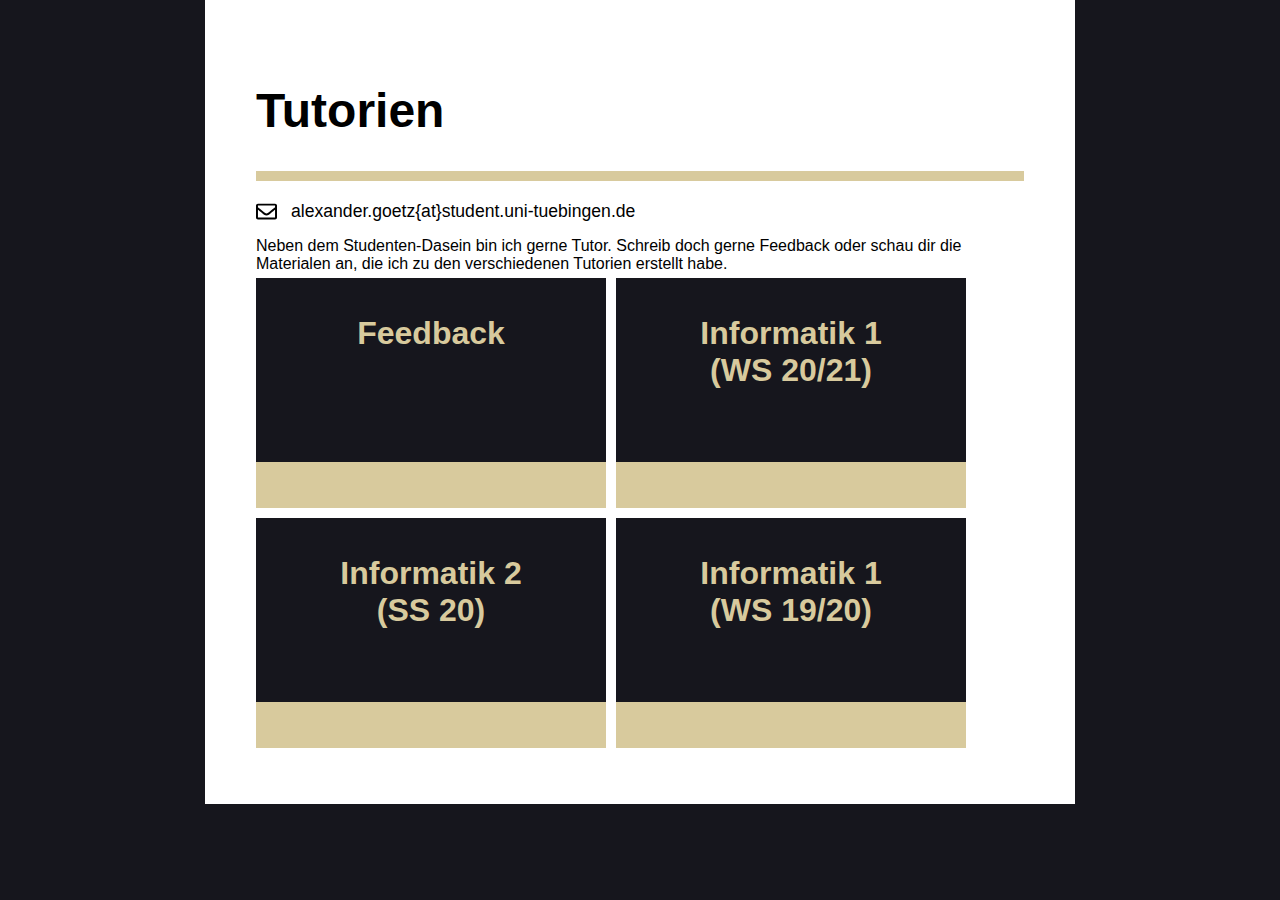
<file: tutor/index.html>
<!DOCTYPE html>
<html lang="de">

<head>
    <meta charset="UTF-8">
    <meta name="viewport" content="width=device-width, initial-scale=1.0">
    <link rel="stylesheet" href="style.css">
    <link rel="shortcut icon" type="image/x-icon" href="/favicon.ico">
    <title>Tutorien by Phi</title>
    <meta name="keywords" content="Feedback, Info 2, Info II, Informatik 2, Java, Eclipse, IDEA, Info 1, Info I, Informatik 1, Racket, DrRacket, Torsten Grust, Sebastian Otte, Ostermann, Uni Tübingen, Folien">
    <!-- Icons made by fontawesome.com under CC BY 4.0 License https://fontawesome.com/license/free -->
</head>

<body>
    <div class="bg-img"></div>
    <div class="content">
        <h1>Tutorien</h1>
        <div class="block"></div>
        <div class="social">
            <p class="icon email">alexander.goetz{at}student.&#8203;uni-tuebingen.de</p>
        </div>
        <div class="description">
            Neben dem Studenten-Dasein bin ich gerne Tutor. Schreib doch gerne Feedback oder schau dir die Materialen an, die ich zu den verschiedenen Tutorien erstellt habe.
        </div>
        <div class="container">
             <a href="feedback/">
                <div class="card">
                    <p>Feedback</p>
                </div>
            </a>
            <a href="info1/">
                <div class="card">
                    <p>Informatik 1<br>(WS 20/21)</p>
                </div>
            </a>
            <a href="info2/">
                <div class="card">
                    <p>Informatik 2<br>(SS 20)</p>
                </div>
            </a>
            <a href="info1-ws19/">
                <div class="card">
                    <p>Informatik 1<br>(WS 19/20)</p>
                </div>
            </a>
        </div>
    </div>
</body>

</html>
</file>
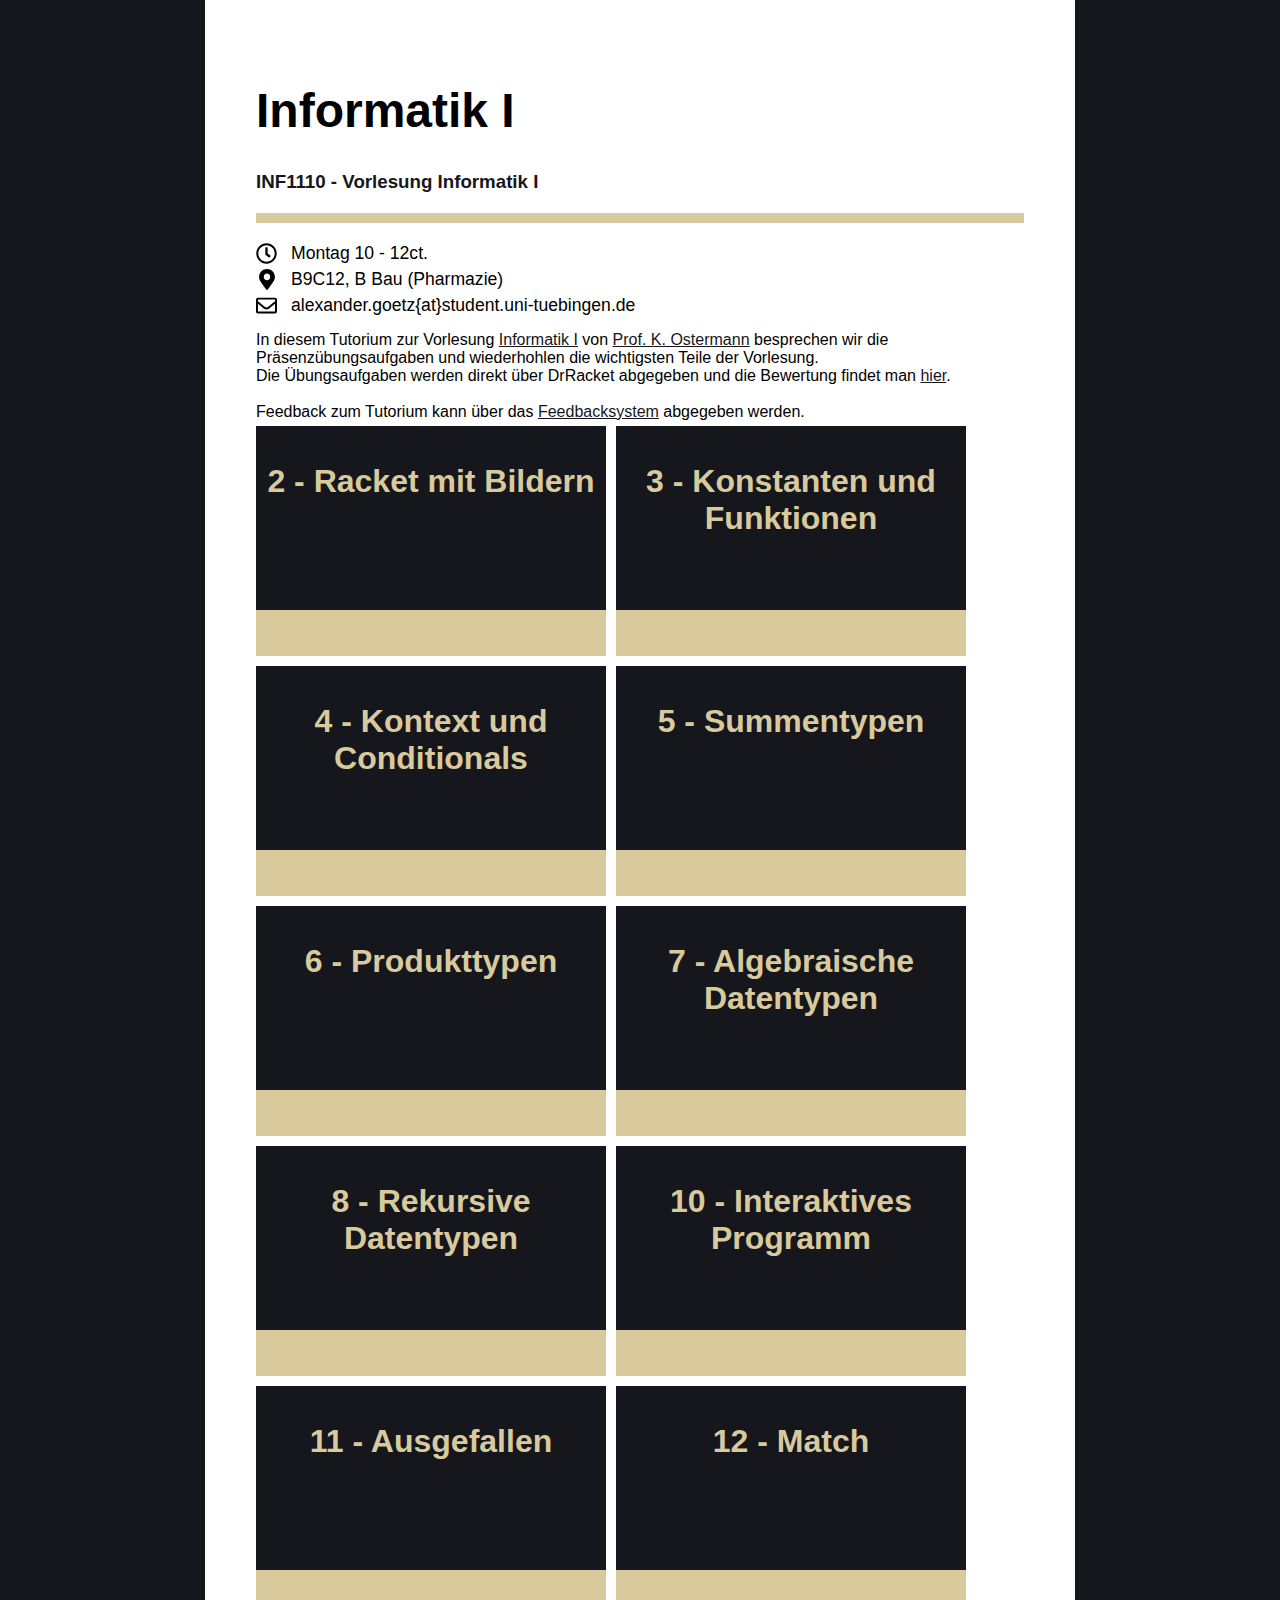
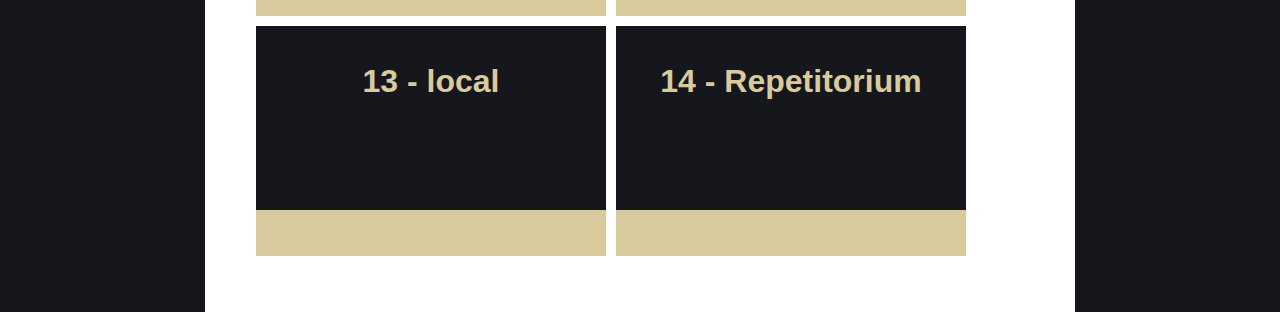
<file: tutor/info1-ws19/index.html>
<!DOCTYPE html>
<html lang="de">

<head>
    <meta charset="UTF-8">
    <meta name="viewport" content="width=device-width, initial-scale=1.0">
    <link rel="stylesheet" href="../style.css">
    <link rel="apple-touch-icon" sizes="180x180" href="/icons/apple-touch-icon.png">
    <link rel="icon" type="image/png" sizes="32x32" href="/icons/favicon-32x32.png">
    <link rel="icon" type="image/png" sizes="16x16" href="/icons/favicon-16x16.png">
    <link rel="manifest" href="/icons/site.webmanifest">
    <title>Info I - Phi</title>
    <meta name="keywords" content="Info 1, Info I, Informatik 1, Racket, DrRacket, Klaus Ostermann, Uni Tübingen, Folien">
    <!-- Icons made by fontawesome.com under CC BY 4.0 License https://fontawesome.com/license/free -->
</head>

<body>
    <div class="bg-img"></div>
    <div class="content">
        <h1>Informatik I</h1>
        <h3><a href="http://ps.informatik.uni-tuebingen.de/teaching/ws19/info1/">
            INF1110 - Vorlesung Informatik I</a></h3>
        <div class="block"></div>
        <div class="social">
            <p class="icon clock">Montag 10 - 12ct.</p>
            <p class="icon marker">B9C12, B Bau (Pharmazie)</p>
            <p class="icon email">alexander.goetz{at}student.&#8203;uni-tuebingen.de</p>
        </div>
        <div class="description">
            In diesem Tutorium zur Vorlesung 
            <a href=http://ps.informatik.uni-tuebingen.de/teaching/ws19/info1/">
            Informatik I</a> von 
            <a href="http://ps.informatik.uni-tuebingen.de/chair/">
                Prof. K. Ostermann</a>
            besprechen wir die Präsenzübungsaufgaben und wiederhohlen die wichtigsten Teile der Vorlesung.<br>
            
            Die Übungsaufgaben werden direkt über DrRacket abgegeben und die Bewertung findet man <a href="handin-ps.informatik.uni-tuebingen.de">hier</a>.<br><br>
            Feedback zum Tutorium kann über das <a href="/tutor/feedback">Feedbacksystem</a> abgegeben werden.<br>
            <!-- Die Lehrevaluation findet über das<a href="/eval">Eval-System</a> statt<br> -->
        </div>
        <!-- <div class="icon info">Zugriff auf die Folien ist nur über das UNI-Netzwerk möglich</div> -->
        <div class="container">
            <a href="https://teri.fsi.uni-tuebingen.de/info1-ws19/02.zip">
                <div class="card">
                    <p>2 - Racket mit Bildern</p>
                </div>
            </a>
            <a href="https://teri.fsi.uni-tuebingen.de/info1-ws19/03.zip">
                <div class="card">
                    <p>3 - Konstanten und Funktionen</p>
                </div>
            </a>
            <a href="https://teri.fsi.uni-tuebingen.de/info1-ws19/04.zip">
                <div class="card">
                    <p>4 - Kontext und Conditionals</p>
                </div>
            </a>
            <a href="https://teri.fsi.uni-tuebingen.de/info1-ws19/05.zip">
                <div class="card">
                    <p>5 - Summentypen</p>
                </div>
            </a>
            <a href="https://teri.fsi.uni-tuebingen.de/info1-ws19/06.zip">
                <div class="card">
                    <p>6 - Produkttypen</p>
                </div>
            </a>
            <a href="https://teri.fsi.uni-tuebingen.de/info1-ws19/07.zip">
                <div class="card">
                    <p>7 - Algebraische Datentypen</p>
                </div>
            </a>
            <a href="https://teri.fsi.uni-tuebingen.de/info1-ws19/08.zip">
                <div class="card">
                    <p>8 - Rekursive Datentypen</p>
                </div>
            </a>
            <a href="https://teri.fsi.uni-tuebingen.de/info1-ws19/10.zip">
                <div class="card">
                    <p>10 - Interaktives Programm</p>
                </div>
            </a>
            <a href=".">
                <div class="card">
                    <p>11 - Ausgefallen</p>
                </div>
            </a>
            <a href="https://teri.fsi.uni-tuebingen.de/info1-ws19/12.zip">
                <div class="card">
                    <p>12 - Match</p>
                </div>
            </a>
            <a href="https://teri.fsi.uni-tuebingen.de/info1-ws19/13.zip">
                <div class="card">
                    <p>13 - local</p>
                </div>
            </a>
            <a href="https://teri.fsi.uni-tuebingen.de/info1-ws19/14.zip">
                <div class="card">
                    <p>14 - Repetitorium</p>
                </div>
            </a>
        </div>
    </div>
</body>

</html>
</file>
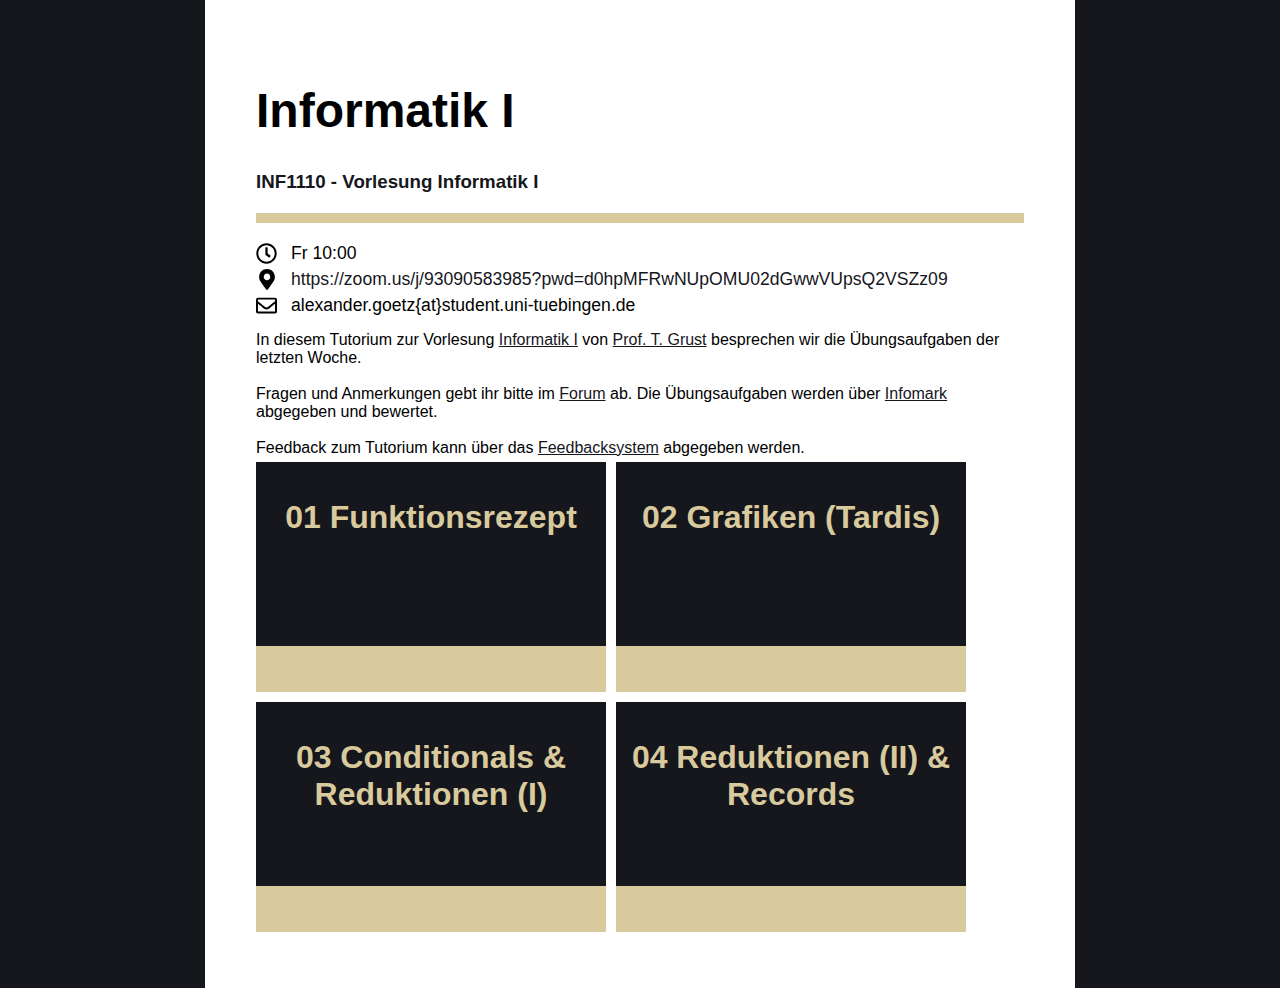
<file: tutor/info1/index.html>
<!DOCTYPE html>
<html lang="de">

<head>
    <meta charset="UTF-8">
    <meta name="viewport" content="width=device-width, initial-scale=1.0">
    <link rel="stylesheet" href="../style.css">
    <link rel="apple-touch-icon" sizes="180x180" href="/icons/apple-touch-icon.png">
    <link rel="icon" type="image/png" sizes="32x32" href="/icons/favicon-32x32.png">
    <link rel="icon" type="image/png" sizes="16x16" href="/icons/favicon-16x16.png">
    <link rel="manifest" href="/icons/site.webmanifest">
    <title>Info I - Phi</title>
    <meta name="keywords" content="Info 1, Info I, Informatik 1, Racket, DrRacket, Torsten Grust, Uni Tübingen, Folien">
    <!-- Icons made by fontawesome.com under CC BY 4.0 License https://fontawesome.com/license/free -->
</head>

<body>
    <div class="bg-img"></div>
    <div class="content">
        <h1>Informatik I</h1>
        <h3><a href="https://db.inf.uni-tuebingen.de/teaching/Informatik1WS2020-2021.html">
            INF1110 - Vorlesung Informatik I</a></h3>
        <div class="block"></div>
        <div class="social">
            <p class="icon clock">Fr 10:00</p>
            <p class="icon marker"><a href="https://zoom.us/j/93090583985?pwd=d0hpMFRwNUpOMU02dGwwVUpsQ2VSZz09">https://zoom.us/j/93090583985?pwd=d0hpMFRwNUpOMU02dGwwVUpsQ2VSZz09</a></p>
            <p class="icon email">alexander.goetz{at}student.&#8203;uni-tuebingen.de</p>
        </div>
        <div class="description">
            In diesem Tutorium zur Vorlesung 
            <a href="https://db.inf.uni-tuebingen.de/teaching/Informatik1WS2020-2021.html">
            Informatik I</a> von 
            <a href="https://db.inf.uni-tuebingen.de/team/TorstenGrust.html">
                Prof. T. Grust</a>
            besprechen wir die Übungsaufgaben der letzten Woche.<br><br>
            
            Fragen und Anmerkungen gebt ihr bitte im <a href="forum-db.informatik.uni-tuebingen.de">Forum</a> ab.
            
            Die Übungsaufgaben werden über <a href="https://handin-db.informatik.uni-tuebingen.de">Infomark</a> abgegeben und bewertet.<br><br>
            Feedback zum Tutorium kann über das <a href="/tutor/feedback">Feedbacksystem</a> abgegeben werden.<br>
            <!-- Die Lehrevaluation findet über das<a href="/eval">Eval-System</a> statt<br> -->
        </div>
        <!-- <div class="icon info">Zugriff auf die Folien ist nur über das UNI-Netzwerk möglich</div> -->
        <div class="container">
            <a href="https://teri.fsi.uni-tuebingen.de/~gilgamensch/info1-ws20/session01.zip">
                <div class="card">
                    <p>01 Funktionsrezept</p>
                </div>
            </a>
            <a href="https://teri.fsi.uni-tuebingen.de/~gilgamensch/info1-ws20/session02.zip">
                <div class="card">
                    <p>02 Grafiken (Tardis)</p>
                </div>
            </a>
            <a href="https://teri.fsi.uni-tuebingen.de/~gilgamensch/info1-ws20/session03.zip">
                <div class="card">
                    <p>03 Conditionals & Reduktionen (I)</p>
                </div>
            </a>
            <a href="https://teri.fsi.uni-tuebingen.de/~gilgamensch/info1-ws20/session04.zip">
                <div class="card">
                    <p>04 Reduktionen (II) & Records</p>
                </div>
            </a>
        </div>
    </div>
</body>

</html>
</file>
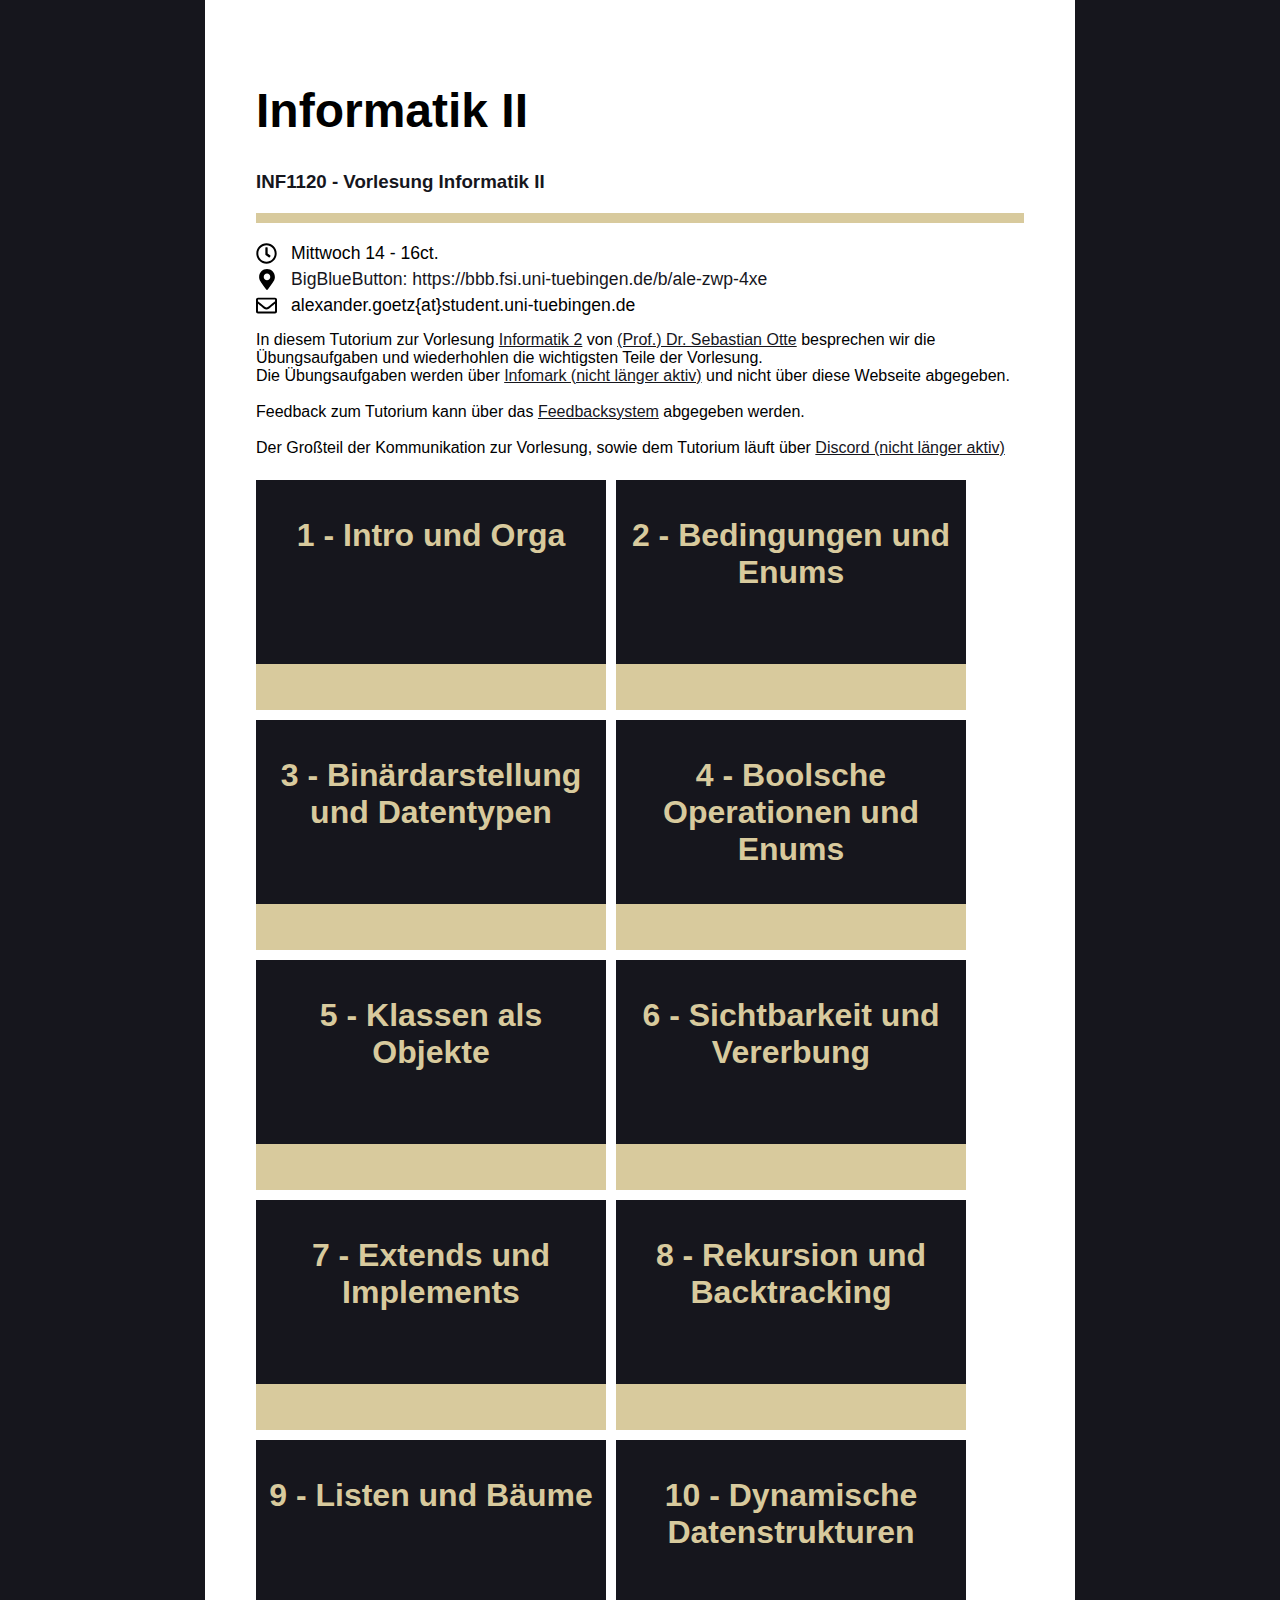
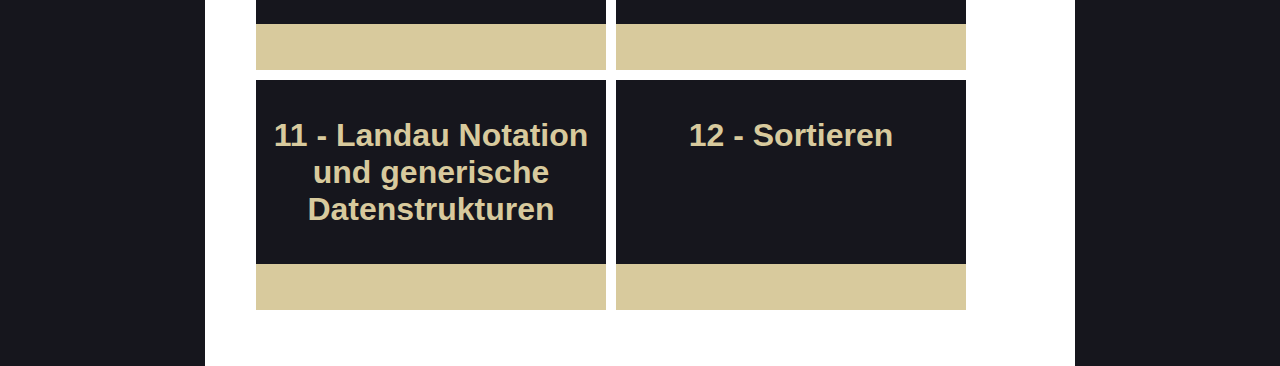
<file: tutor/info2/index.html>
<!DOCTYPE html>
<html lang="de">

<head>
    <meta charset="UTF-8">
    <meta name="viewport" content="width=device-width, initial-scale=1.0">
    <link rel="stylesheet" href="../style.css">
    <link rel="apple-touch-icon" sizes="180x180" href="/icons/apple-touch-icon.png">
    <link rel="icon" type="image/png" sizes="32x32" href="/icons/favicon-32x32.png">
    <link rel="icon" type="image/png" sizes="16x16" href="/icons/favicon-16x16.png">
    <link rel="manifest" href="/icons/site.webmanifest">
    <title>Info II - Phi</title>
    <meta name="keywords" content="Info 2, Info II, Informatik 2, Java, OOP, Sebastian Otte, Uni Tübingen, Folien">
    <!-- Icons made by fontawesome.com under CC BY 4.0 License https://fontawesome.com/license/free -->
</head>

<body>
    <div class="bg-img"></div>
    <div class="content">
        <h1>Informatik II</h1>
        <h3><a href="https://db.inf.uni-tuebingen.de/teaching/Informatik1WS2020-2021.html">
            INF1120 - Vorlesung Informatik II</a></h3>
        <div class="block"></div>
        <div class="social">
            <p class="icon clock">Mittwoch 14 - 16ct.</p>
            <p class="icon marker"><a href="https://bbb.fsi.uni-tuebingen.de/b/ale-zwp-4xe">BigBlueButton: https://bbb.fsi.uni-tuebingen.de/b/ale-zwp-4xe</a></p>
            <p class="icon email">alexander.goetz{at}student.&#8203;uni-tuebingen.de</p>
        </div>
        <div class="description">
            In diesem Tutorium zur Vorlesung 
            <a href="https://uni-tuebingen.de/fakultaeten/mathematisch-naturwissenschaftliche-fakultaet/fachbereiche/informatik/lehrstuehle/cognitive-modeling/staff/sebastian-otte/informatik-ii/">
            Informatik 2</a> von 
            <a href="https://uni-tuebingen.de/fakultaeten/mathematisch-naturwissenschaftliche-fakultaet/fachbereiche/informatik/lehrstuehle/cognitive-modeling/staff/sebastian-otte/">
                (Prof.) Dr. Sebastian Otte</a>
            besprechen wir die Übungsaufgaben und wiederhohlen die wichtigsten Teile der Vorlesung.<br>
            Die Übungsaufgaben werden über <a href="https://infomark.informatik.uni-tuebingen.de/">Infomark (nicht länger aktiv)</a> und nicht über diese Webseite abgegeben.<br><br>
            Feedback zum Tutorium kann über das <a href="/tutor/feedback">Feedbacksystem</a> abgegeben werden.<br><br>
            Der Großteil der Kommunikation zur Vorlesung, sowie dem Tutorium läuft über <a href=".">Discord (nicht länger aktiv)</a><br><br>
            <!-- Die Lehrevaluation findet über das<a href="/eval">Eval-System</a> statt<br> -->
        </div>
        <!-- <div class="icon info">Zugriff auf die Folien ist nur über das UNI-Netzwerk möglich</div> -->
        <div class="container">
            <a href="https://teri.fsi.uni-tuebingen.de/~gilgamensch/info2/session_01.zip">
                <div class="card">
                    <p>1 - Intro und Orga</p>
                </div>
            </a>
            <a href="https://teri.fsi.uni-tuebingen.de/~gilgamensch/info2/session_032.zip">
                <div class="card">
                    <p>2 - Bedingungen und Enums</p>
                </div>
            </a>
            <a href="https://teri.fsi.uni-tuebingen.de/~gilgamensch/info2/session_03.zip">
                <div class="card">
                    <p>3 - Binärdarstellung und Datentypen</p>
                </div>
            </a>
            <a href="https://teri.fsi.uni-tuebingen.de/~gilgamensch/info2/session_04.zip">
                <div class="card">
                    <p>4 - Boolsche Operationen und Enums</p>
                </div>
            </a>
            <a href="https://teri.fsi.uni-tuebingen.de/~gilgamensch/info2/session_05.zip">
                <div class="card">
                    <p>5 - Klassen als Objekte</p>
                </div>
            </a>
            <a href="https://teri.fsi.uni-tuebingen.de/~gilgamensch/info2/session_06.zip">
                <div class="card">
                    <p>6 - Sichtbarkeit und Vererbung</p>
                </div>
            </a>
            <a href="https://teri.fsi.uni-tuebingen.de/~gilgamensch/info2/session_07.zip">
                <div class="card">
                    <p>7 - Extends und Implements</p>
                </div>
            </a>
            <a href="https://teri.fsi.uni-tuebingen.de/~gilgamensch/info2/session_08.zip">
                <div class="card">
                    <p>8 - Rekursion und Backtracking</p>
                </div>
            </a>
            <a href="https://teri.fsi.uni-tuebingen.de/~gilgamensch/info2/session_09.zip">
                <div class="card">
                    <p>9 - Listen und Bäume</p>
                </div>
            </a>
            <a href="https://teri.fsi.uni-tuebingen.de/~gilgamensch/info2/session_10.zip">
                <div class="card">
                    <p>10 - Dynamische Datenstrukturen</p>
                </div>
            </a>
            <a href="https://teri.fsi.uni-tuebingen.de/~gilgamensch/info2/session_11.zip">
                <div class="card">
                    <p>11 - Landau Notation und generische Datenstrukturen</p>
                </div>
            </a>
            <a href="https://teri.fsi.uni-tuebingen.de/~gilgamensch/info2/session_12.zip">
                <div class="card">
                    <p>12 - Sortieren</p>
                </div>
            </a>
        </div>
    </div>
</body>

</html>
</file>
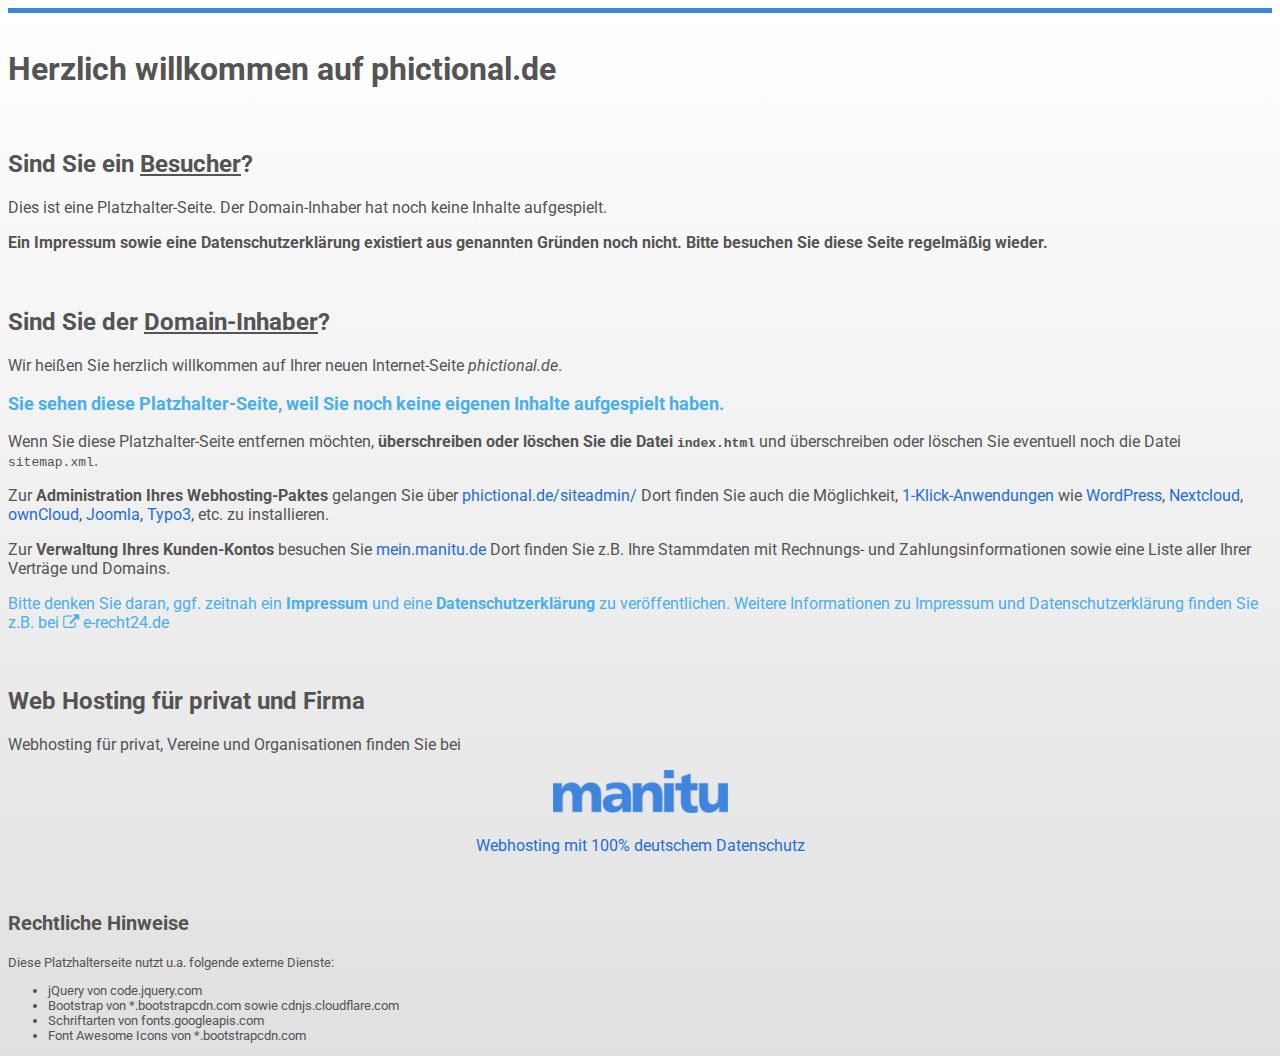
<file: index2.html>
<!doctype html>
<html lang="de">
	<head>
		<title>Herzlich willkommen auf phictional.de</title>
		<meta name="robots" content="index,follow,noodp" />
		<meta charset="utf-8" />
		<meta name="viewport" content="width=device-width, initial-scale=1, shrink-to-fit=no" />
		<meta name="revisit-after" content="1 days" />
		<meta name="content-language" content="de" />
		<meta name="language" content="deutsch, de" />
		<link rel="stylesheet" href="https://stackpath.bootstrapcdn.com/bootstrap/4.1.3/css/bootstrap.min.css" integrity="sha384-MCw98/SFnGE8fJT3GXwEOngsV7Zt27NXFoaoApmYm81iuXoPkFOJwJ8ERdknLPMO" crossorigin="anonymous">
		<link href="https://fonts.googleapis.com/css?family=Roboto:400,700" rel="stylesheet">
		<link href="https://stackpath.bootstrapcdn.com/font-awesome/4.7.0/css/font-awesome.min.css" rel="stylesheet">
		<style type="text/css">

			html,body {
				min-height: 100%;
			}

			body {
				font-family:        'Roboto', sans-serif;
				color:              #545454;
				background-image:   -moz-linear-gradient(top, #ffffff, #e0e0e0);
				background-image:   -webkit-linear-gradient(top, #ffffff, #e0e0e0);
				background-image:   -o-linear-gradient(top, #ffffff, #e0e0e0);
				background-image:   linear-gradient(top, #ffffff, #e0e0e0);
				background-color:   #e0e0e0;
				padding-top:        1rem;
				border-top:         5px solid #3f84dd;
			}

			h1, h2, h3 {
				font-weight: 700;
			}

			h3  {
				font-size: 1.25rem;
			}

			a {
				color:              #1f6ed7;
				text-decoration:    none;
			}

			section {
				padding-top: 1.25rem;
			}

			.small {
				font-size: small;
			}

			.large {
				font-size: large;
			}

			.bold {
				font-weight: bold;
			}

			.text-info,
			.text-info a {
				color: #4aafec !important;
			}

		</style>
	</head>
	<body>
		<div class="container">

			<h1>Herzlich willkommen auf phictional.de</h1>

			<section>

				<h2>Sind Sie ein <u>Besucher</u>?</h2>

				<p>
					Dies ist eine Platzhalter-Seite. Der Domain-Inhaber hat noch keine Inhalte aufgespielt.
				</p>

				<p class="text-warning">
					<b>Ein Impressum sowie eine Datenschutzerklärung existiert aus genannten Gründen noch nicht. Bitte besuchen Sie diese Seite regelmäßig wieder.</b>
				</p>

			</section>

			<section>

				<h2>Sind Sie der <u>Domain-Inhaber</u>?</h2>

				<p>
					Wir heißen Sie herzlich willkommen auf Ihrer neuen Internet-Seite <i>phictional.de</i>.
				</p>

				<p class="text-info bold large">
					Sie sehen diese Platzhalter-Seite, weil Sie noch keine eigenen Inhalte aufgespielt haben.
				</p>

				<p>
					Wenn Sie diese Platzhalter-Seite entfernen möchten, <b>überschreiben oder löschen Sie die Datei <code>index.html</code></b>
					und	überschreiben oder löschen Sie eventuell noch die Datei <code>sitemap.xml</code>.
				</p>

				<p>
					Zur <b>Administration Ihres Webhosting-Paktes</b> gelangen Sie über <a class="btn btn-sm btn-outline-secondary" href="http://phictional.de/siteadmin/">phictional.de/siteadmin/</a>
					Dort finden Sie auch die Möglichkeit, <a href="https://www.manitu.de/webhosting/1-klick-anwendungen/" target="_blank">1-Klick-Anwendungen</a> wie
					<a href="https://www.manitu.de/webhosting/wordpress-hosting/" title="WordPress Hosting" target="_blank">WordPress</a>,
					<a href="https://www.manitu.de/webhosting/nextcloud-hosting/" title="Nextcloud Hosting" target="_blank">Nextcloud</a>,
					<a href="https://www.manitu.de/webhosting/owncloud-hosting/" title="ownCloud Hosting" target="_blank">ownCloud</a>,
					<a href="https://www.manitu.de/webhosting/joomla-webhosting-und-joomla-webspace-cms-hosting/" title="Joomla Hosting" target="_blank">Joomla</a>,
					<a href="https://www.manitu.de/webhosting/typo3-web-hosting/" title="Typo3 Hosting" target="_blank">Typo3</a>,
					etc. zu installieren.
				</p>

				<p>
					Zur <b>Verwaltung Ihres Kunden-Kontos</b> besuchen Sie <a class="btn btn-sm btn-outline-secondary" href="https://mein.manitu.de/">mein.manitu.de</a>
					Dort finden Sie z.B. Ihre Stammdaten mit Rechnungs- und Zahlungsinformationen sowie eine Liste aller Ihrer Verträge und Domains.
				</p>

				<p class="text-info">
					Bitte denken Sie daran, ggf. zeitnah ein <b>Impressum</b> und eine <b>Datenschutzerklärung</b> zu veröffentlichen.
					Weitere Informationen zu Impressum und Datenschutzerklärung finden Sie z.B. bei <a href="https://www.e-recht24.de/artikel/existenzgruender/7607-homepage-erstellen.html" target="_blank"><i class="fa fa-external-link"></i> e-recht24.de</a>
				</p>

			</section>

			<section>

				<h2>Web Hosting f&uuml;r privat und Firma</h2>

				<p>
					Webhosting f&uuml;r privat, Vereine und Organisationen finden Sie bei
				</p>

				<center>
					<p>
						<a href="https://www.manitu.de/webhosting/" title="Webhosting">
							<img src="[data-uri]" alt="manitu" style="width: 175px;" /><br />
							<br />
							Webhosting mit 100% deutschem Datenschutz
						</a>
					</p>
				</center>

			</section>

			<section class="small pt-5">

				<h3>Rechtliche Hinweise</h3>

				<p>
					Diese Platzhalterseite nutzt u.a. folgende externe Dienste:
				</p>

				<ul>
					<li>
						jQuery von code.jquery.com
					</li>
					<li>
						Bootstrap von *.bootstrapcdn.com sowie cdnjs.cloudflare.com
					</li>
					<li>
						Schriftarten von fonts.googleapis.com
					</li>
					<li>
						Font Awesome Icons von *.bootstrapcdn.com
					</li>
				</ul>

			</section>

		</div>

		<script src="https://code.jquery.com/jquery-3.3.1.slim.min.js" integrity="sha384-q8i/X+965DzO0rT7abK41JStQIAqVgRVzpbzo5smXKp4YfRvH+8abtTE1Pi6jizo" crossorigin="anonymous"></script>
		<script src="https://cdnjs.cloudflare.com/ajax/libs/popper.js/1.14.3/umd/popper.min.js" integrity="sha384-ZMP7rVo3mIykV+2+9J3UJ46jBk0WLaUAdn689aCwoqbBJiSnjAK/l8WvCWPIPm49" crossorigin="anonymous"></script>
		<script src="https://stackpath.bootstrapcdn.com/bootstrap/4.1.3/js/bootstrap.min.js" integrity="sha384-ChfqqxuZUCnJSK3+MXmPNIyE6ZbWh2IMqE241rYiqJxyMiZ6OW/JmZQ5stwEULTy" crossorigin="anonymous"></script>
	</body>
</html>
</file>
<file: tutor/style.css>
body {
    --color-eigengrau:   #16161d;
    --color-olive-light: #d8ca9d;
    --color-olive:       #a09061;

    --image-olivetree: url(https://images.unsplash.com/photo-1561055447-fc8f0c323031?ixlib=rb-1.2.1&auto=format&fit=crop&w=1955&q=80);

    background-color: var(--color-eigengrau);

    font-family: "Lucida Sans Unicode", "Lucida Grande", sans-serif;/*"Courier New", "Times New Roman", serif;*/
    font-size: 100%;
    padding: 0 35px;
    margin: 0 0;
    -webkit-font-smoothing: antialiased;
    -moz-osx-font-smoothing: grayscale;
}

.content {
    background-color: white;
    padding: 4vw;
    width: 60vw;
    margin: 0 auto;
}
h1 {
    font-size: 300%;
}

#intro {
    padding: 0 1vw 1vw 0;
}

.feedbackbox {
    font-size: 100%;
}

.feedbackbox select {
    font-size: inherit;
}

.feedbackbox input {
    font-size: inherit;
}

.feedbackbox #submit {
    font-size: inherit;
    font-weight: bold;

    height: 2em;
    width: 30%;

    border: none;
    
    background-color: var(--color-eigengrau);
    color: var(--color-olive-light);
}

.feedbackbox textarea {
    padding: .5vw;
    width: 100%;
    height: 10vw;
}

.social {
    font-size: 110%;
    margin-bottom: 15px;
}
/* Icons made by fontawesome.com under CC BY 4.0 License https://fontawesome.com/license/free */
.icon {
    margin: 5px 0;
    padding-left: 35px;
    background-repeat: no-repeat;
    background-position: left center;
    background-size: contain;
}
.icon.twitter {
    background-image: url("icons/twitter-solid.svg");
}
.icon.email {
    background-image: url("icons/envelope-regular.svg");
}
.icon.clock {
    background-image: url("icons/clock-regular.svg");
}
.icon.marker {
    background-image: url("icons/marker-solid.svg");
    background-position: 3px center;
}
.info, .error {
    border-radius: 4px;
    background-position: 5px center;
    padding: 5px 5px 5px 35px;
    display: inline-block;
}
.error {
    border: 3px solid #d40000 ;
    background-image: url("icons/error-regular.svg");
    background-size: 1.5em;
}
.info {
    border: 3px solid #0d29cc ;
    background-image: url("icons/info-solid.svg");
    background-size: 1.5em;
}
.block {
    background-color: var(--color-olive-light);
    height: 10px;
    width: 100%;
    margin: 20px 0;
}

.github {
    text-align: center;
}

.container {
    margin: 0 auto;
    display: flex;
    flex-direction: row;
    flex-wrap: wrap;
    justify-content: flex-start;
}
a:link, a:visited, a:hover, a:active {
    text-decoration: none;
    color: var(--color-eigengrau);
}

.description a:link, .description a:visited, .description a:hover, .description a:active{
    text-decoration: underline;
}
.container a:link, .container a:visited, .container a:hover, .container a:active{
    display: block;
}


.card {
    width: 340px;
    height: 220px;
    border-radius: 3px;
    margin: 5px 10px 5px 0;
    padding: 5px;
    text-align: center;
    font-weight: bold;
    font-size: 200%;
    color: var(--color-olive-light);
    position: relative;
    z-index: 1;
    background: linear-gradient(315deg, var(--color-eigengrau) 0%,var(--color-eigengrau) 0%, var(--color-eigengrau) 100%);
}
.card::before {
    position: absolute;
    content: "";
    top: 0;
    right: 0;
    bottom: 0;
    left: 0;
    background: linear-gradient(0deg, var(--color-olive-light) 20%,var(--color-eigengrau) 20%, var(--color-eigengrau) 100%);
    z-index: -1;
    transition: all 0.2s ease-in-out;
}
.card:hover::before {
    top: 130%;
    right: 0;
    bottom: 0;
    left: 0;
}
#eval {
    width: 35vw;
    border-collapse: collapse;
}
#eval tr {
    border-bottom: 1px solid var(--color-eigengrau);
    height: 35px;
    background-color: white;
    transition: all 0.2s ease-in-out;
}
#eval tr:nth-child(even) {
    background-color: #f2f2f2;
}
#eval tr:hover {
    background-color: #eeeeee;
    transition: all 0.2s ease-in-out;
}
@media only screen and (max-device-width: 1200px) {
    body {
        background-color: white;
        padding: 0 5px;
    }
    h1 {
        font-size: 250%;
    }
    .icon {
        background-size: 1.1em;
    }
    .icon.marker {
        background-position: 0 center;
    }
    .info {
        background-size: 1.5em;
    }
    .content {
        margin: 0 auto;
        border-radius: 0px;
        padding: 0px;
        width: 95vw;
    }
    .block {
        width: 200px;
    }
    ul li{
        margin-bottom:3px;
    }
    .card {
        word-wrap: break-word;
        font-size: 140%;
        width: 28vw;
        height: 17vw;
    }
    #eval {
        width: 90vw;;
    }
}
@media only screen and (max-device-width: 680px) {
    body {
        background-color: white;
        padding: 0 5px;
        width: 100vw;
    }
    .content {
        width: 99vw;
    }
    .block {
        width: 120px;
    }
    .info, .error {
        width: 85vw;
    }
    .container {
        justify-content: center;
        align-content: center;
    }
    .card {
        width: 80vw;
        height: 50vw;
    }
    #eval {
        width: 95vw;
    }
}
</file>
